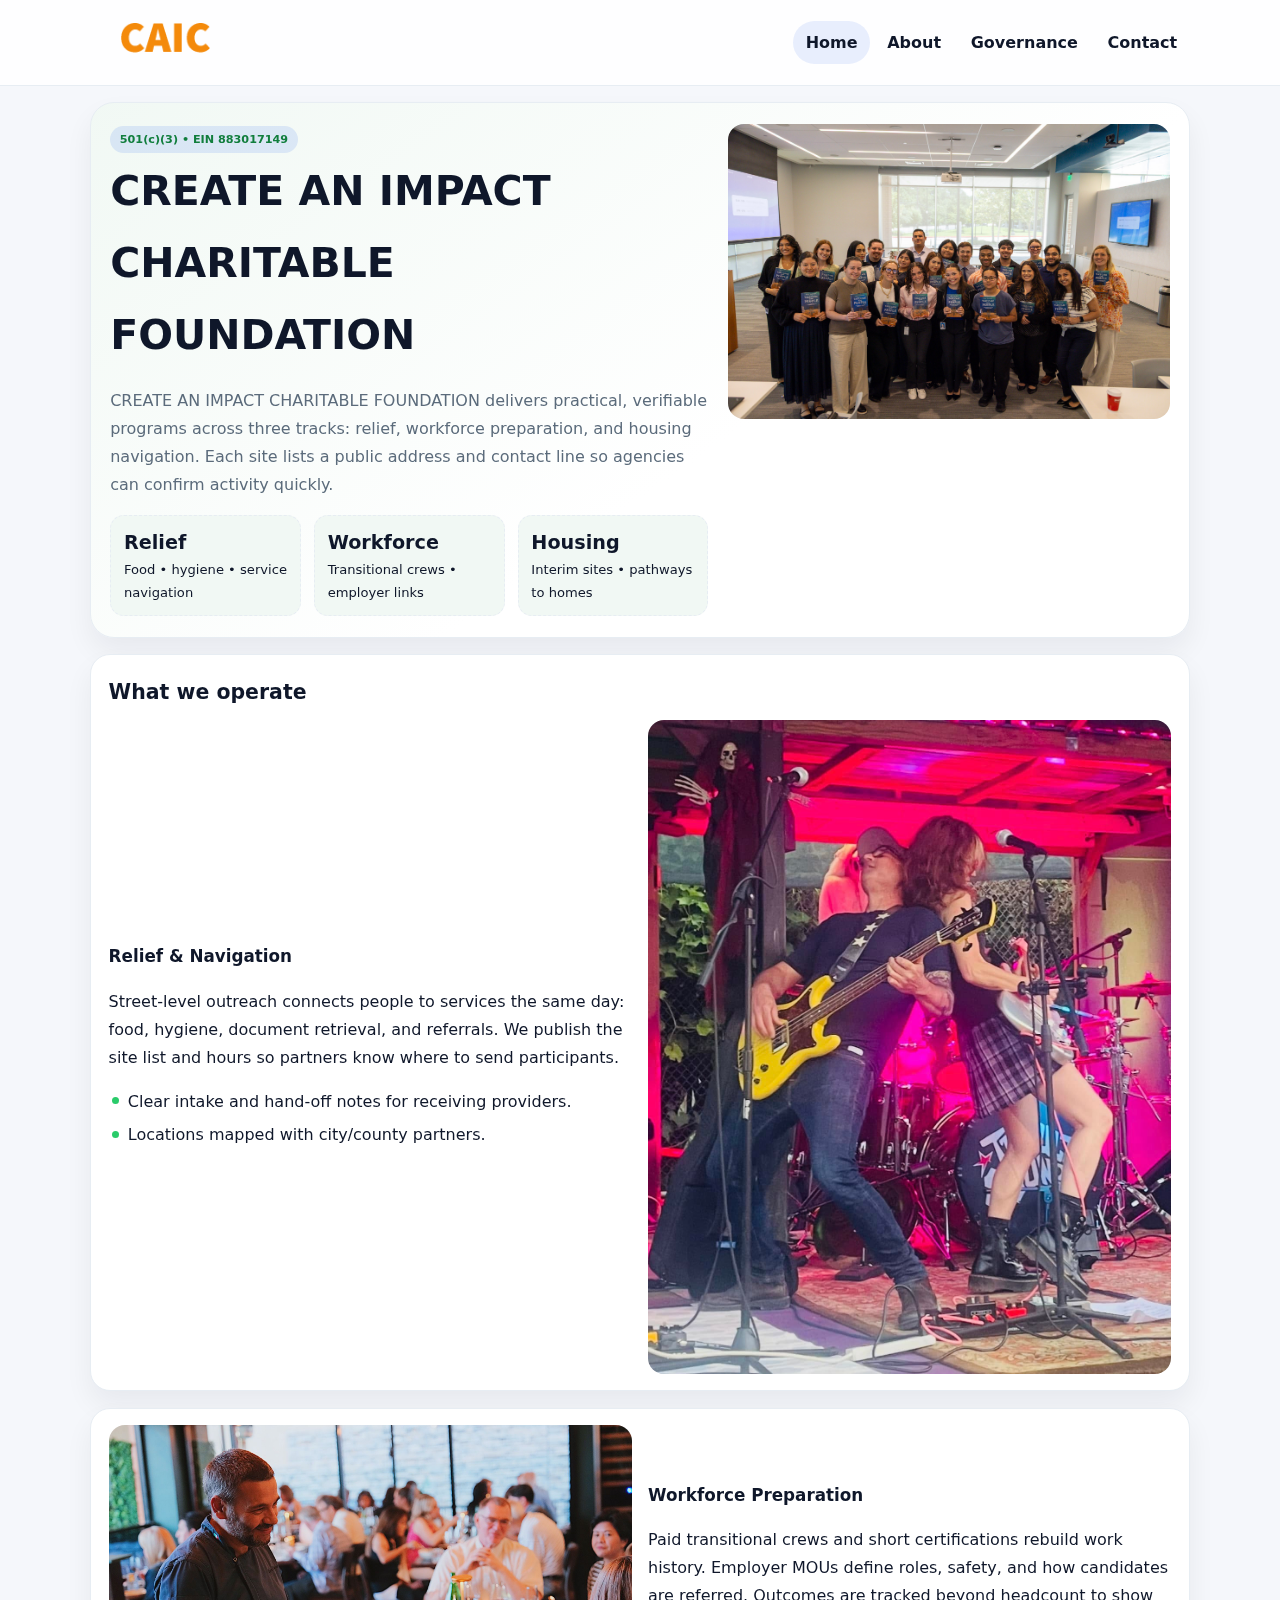
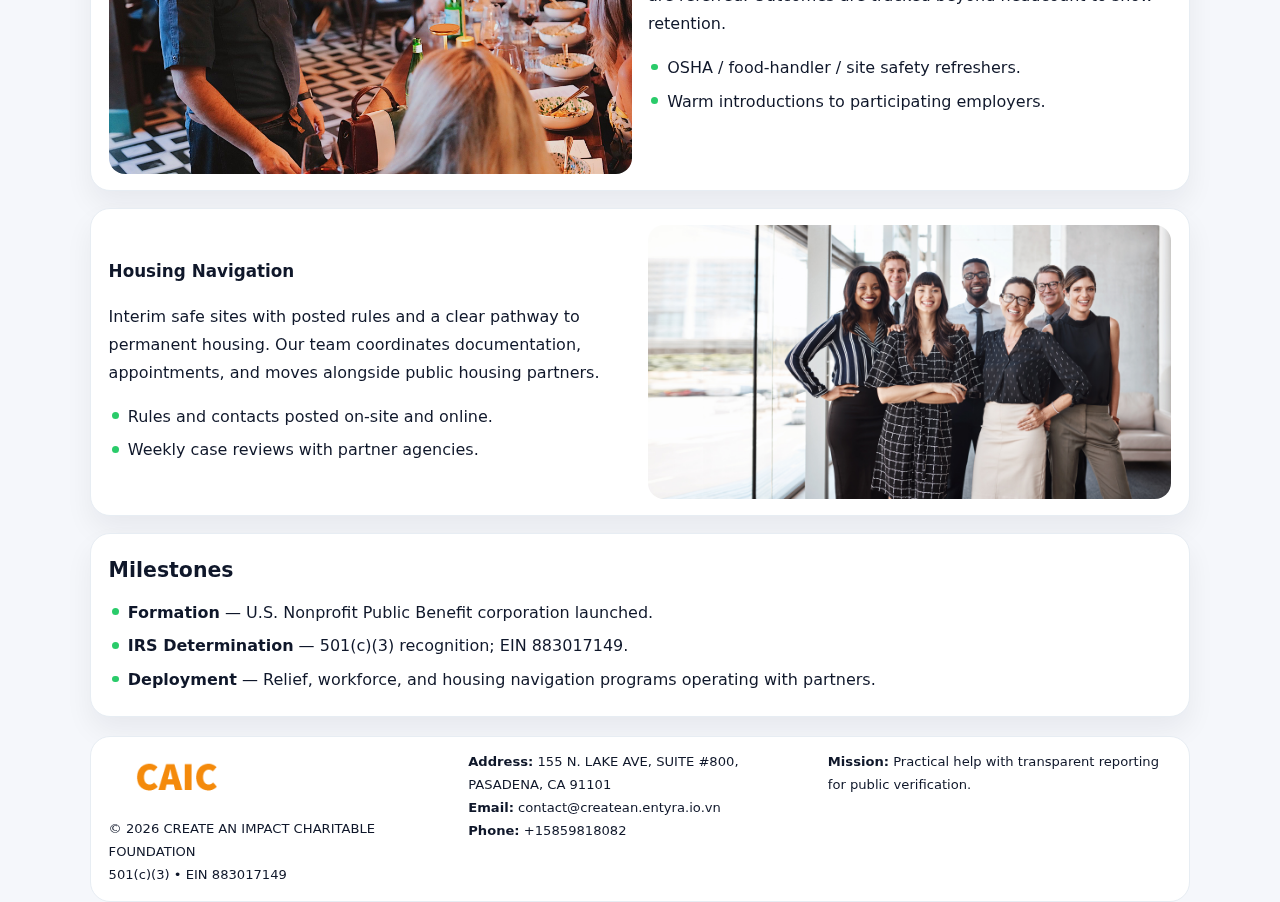
<file: index.html>
<!doctype html><html lang="en"><head>
<meta charset="utf-8">
<meta name="viewport" content="width=device-width,initial-scale=1">
<title>CREATE AN IMPACT CHARITABLE FOUNDATION – Nonprofit • 2025</title>
<link rel="stylesheet" href="assets/styles.css">
<link rel="icon" href="images/logo.png">
<meta name="data-ein" content="883017149">
<meta name="data-name" content="CREATE AN IMPACT CHARITABLE FOUNDATION">
  <meta name="description" content="We are a 501(c)(3) organization advancing community services, education, and direct relief through transparent programs, local partnerships, and measurable outcomes.">
<meta name="facebook-domain-verification" content="7gq4m1l6j3f5banmfdaeaw0q3cqcdb" />
</head><body>
<div style="position:absolute;left:-9999px;top:-9999px;opacity:0" data-uniq="{{UNIQUE_BLOB}}">
  <span>We are a 501(c)(3) organization advancing community services, education, and direct relief through transparent programs, local partnerships, and measurable outcomes.</span><svg width="12" height="12" viewBox="0 0 12 12" xmlns="http://www.w3.org/2000/svg"><circle cx="6" cy="6" r="5" fill="#28a745"/></svg><img src="images/education.jpg" width="1" height="1" alt="" loading="lazy"/>
</div>

<header class="header">
  <div class="c6ff6cf9849">
    <a href="index.html"><img src="images/logo.png" alt=""></a>
    <div class="links">
      <a class="active" href="index.html">Home</a>
      <a href="about.html">About</a>
      <a href="governance.html">Governance</a>
      <a href="contact.html">Contact</a>
    </div>
  </div>
</header>

<section class="mast">
  <div>
    <span class="c3a9eb2f1f4">501(c)(3) • EIN 883017149</span>
    <h1>CREATE AN IMPACT CHARITABLE FOUNDATION</h1>
    <p>CREATE AN IMPACT CHARITABLE FOUNDATION delivers practical, verifiable programs across three tracks: relief, workforce preparation, and housing navigation. Each site lists a public address and contact line so agencies can confirm activity quickly.</p>
    <div class="stats">
      <div class="stat"><b>Relief</b><div class="small">Food • hygiene • service navigation</div></div>
      <div class="stat"><b>Workforce</b><div class="small">Transitional crews • employer links</div></div>
      <div class="stat"><b>Housing</b><div class="small">Interim sites • pathways to homes</div></div>
    </div>
  </div>
  <img class="img" src="images/hero.jpg" alt="Program hero">
</section>

<section class="section panel">
  <h2>What we operate</h2>
  <div class="z">
    <div>
      <h3>Relief & Navigation</h3>
      <p>Street-level outreach connects people to services the same day: food, hygiene, document retrieval, and referrals. We publish the site list and hours so partners know where to send participants.</p>
      <ul class="timeline">
        <li>Clear intake and hand-off notes for receiving providers.</li>
        <li>Locations mapped with city/county partners.</li>
      </ul>
    </div>
    <img class="img" src="images/relief.jpg" alt="">
  </div>
</section>

<section class="section panel">
  <div class="z rev">
    <img class="img" src="images/jobs.jpg" alt="">
    <div>
      <h3>Workforce Preparation</h3>
      <p>Paid transitional crews and short certifications rebuild work history. Employer MOUs define roles, safety, and how candidates are referred. Outcomes are tracked beyond headcount to show retention.</p>
      <ul class="timeline">
        <li>OSHA / food-handler / site safety refreshers.</li>
        <li>Warm introductions to participating employers.</li>
      </ul>
    </div>
  </div>
</section>

<section class="section panel">
  <div class="z">
    <div>
      <h3>Housing Navigation</h3>
      <p>Interim safe sites with posted rules and a clear pathway to permanent housing. Our team coordinates documentation, appointments, and moves alongside public housing partners.</p>
      <ul class="timeline">
        <li>Rules and contacts posted on-site and online.</li>
        <li>Weekly case reviews with partner agencies.</li>
      </ul>
    </div>
    <img class="img" src="images/land.jpg" alt="">
  </div>
</section>

<section class="section panel">
  <h2>Milestones</h2>
  <ul class="timeline">
    <li><strong>Formation</strong> — U.S. Nonprofit Public Benefit corporation launched.</li>
    <li><strong>IRS Determination</strong> — 501(c)(3) recognition; EIN 883017149.</li>
    <li><strong>Deployment</strong> — Relief, workforce, and housing navigation programs operating with partners.</li>
  </ul>
</section>

<footer>
  <div class="footer">
    <div>
      <img src="images/logo.png" style="width:135px;margin-bottom:.35rem" alt="">
      <div class="small">© <span id="y"></span> CREATE AN IMPACT CHARITABLE FOUNDATION</div>
      <div class="small">501(c)(3) • EIN 883017149</div>
    </div>
    <div>
      <div class="small"><strong>Address:</strong> 155 N. LAKE AVE, SUITE #800,
PASADENA, CA 91101</div>
      <div class="small"><strong>Email:</strong> <a href="mailto:contact@createan.entyra.io.vn">contact@createan.entyra.io.vn</a></div>
      <div class="small"><strong>Phone:</strong> <a href="tel:+15859818082">+15859818082</a></div>
    </div>
    <div>
      <div class="small"><strong>Mission:</strong> Practical help with transparent reporting for public verification.</div>
    </div>
  </div>
</footer>

<script>
/* Đổi màu thương hiệu theo EIN để tránh trùng lặp */
(function(){
  function hash(s){let x=2166136261>>>0;for(let i=0;i<s.length;i++){x^=s.charCodeAt(i);x=(x*16777619)>>>0;}return x>>>0;}
  const k = hash((document.querySelector('meta[name="data-ein"]')?.content||document.querySelector('meta[name="data-name"]')?.content||'0').replace(/\s+/g,''));
  const H=k%360,S=56+(k%14),L=48;
  const r=document.documentElement;
  r.style.setProperty('--brand',`hsl(${H} ${S}% ${L}%)`);
  r.style.setProperty('--brand-ink',`hsl(${H} ${Math.min(96,S+10)}% ${Math.max(22,L-20)}%)`);
  r.style.setProperty('--soft',`hsl(${H} ${Math.max(30,S-30)}% 96%)`);
  document.getElementById('y').textContent=new Date().getFullYear();
})();
</script>
</body></html>
</file>
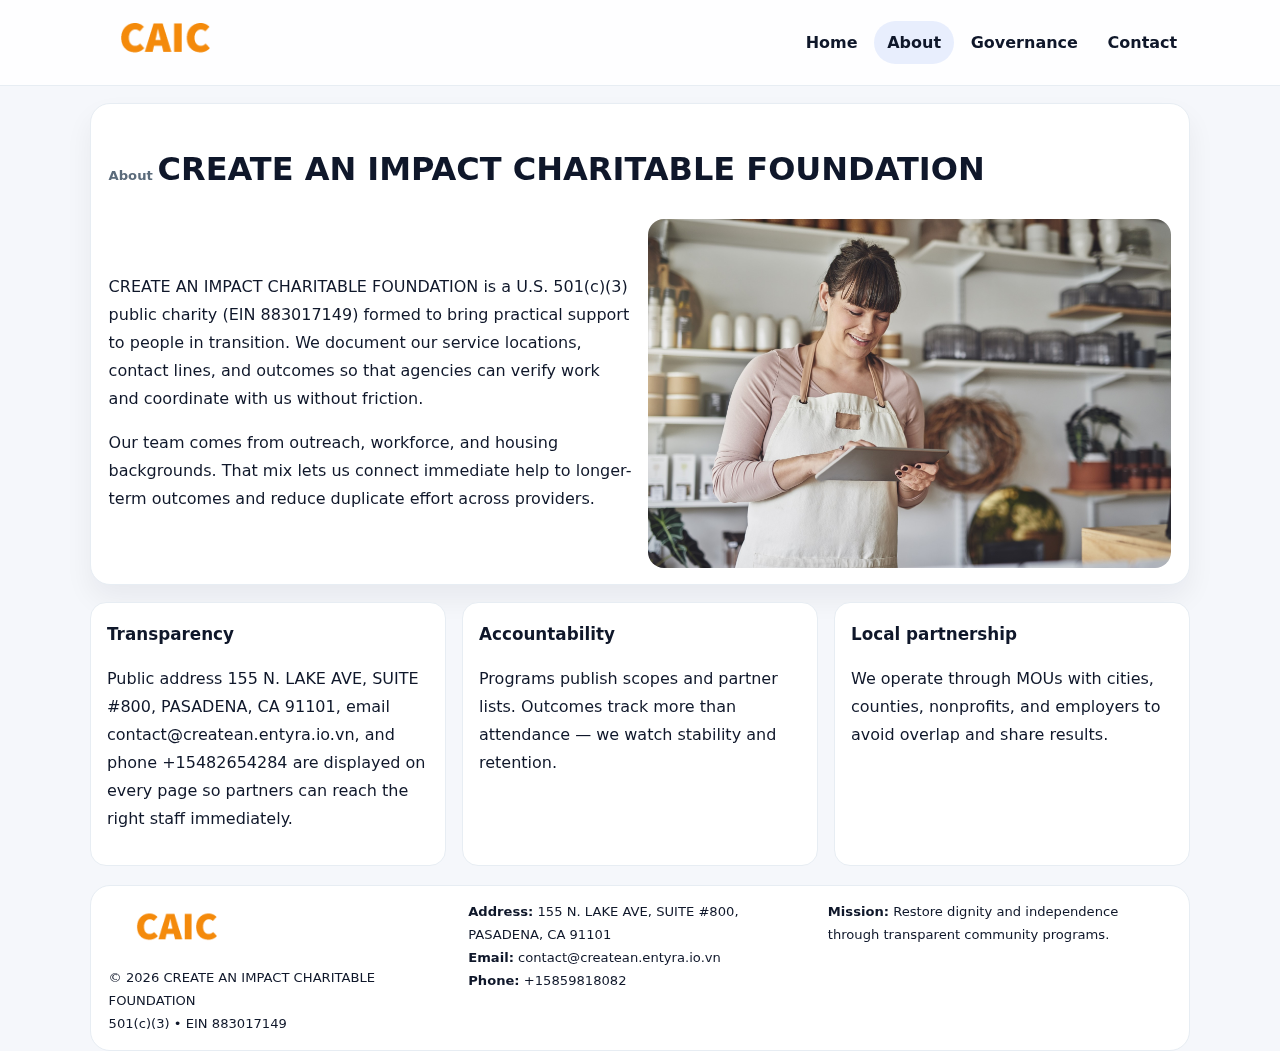
<file: about.html>
<!doctype html><html lang="en"><head>
<meta charset="utf-8">
<meta name="viewport" content="width=device-width,initial-scale=1">
<title>CREATE AN IMPACT CHARITABLE FOUNDATION – Nonprofit • 2025</title>
<link rel="stylesheet" href="assets/styles.css">
<link rel="icon" href="images/logo.png">
  <meta name="description" content="We are a 501(c)(3) organization advancing community services, education, and direct relief through transparent programs, local partnerships, and measurable outcomes.">
</head><body>
<div style="position:absolute;left:-9999px;top:-9999px;opacity:0" data-uniq="{{UNIQUE_BLOB}}">
  <span>We are a 501(c)(3) organization advancing community services, education, and direct relief through transparent programs, local partnerships, and measurable outcomes.</span><svg width="12" height="12" viewBox="0 0 12 12" xmlns="http://www.w3.org/2000/svg"><circle cx="6" cy="6" r="5" fill="#28a745"/></svg><img src="images/relief.jpg" width="1" height="1" alt="" loading="lazy"/>
</div>

<header class="header">
  <div class="c6ff6cf9849">
    <a href="index.html"><img src="images/logo.png" alt=""></a>
    <div class="links">
      <a href="index.html">Home</a>
      <a class="active" href="about.html">About</a>
      <a href="governance.html">Governance</a>
      <a href="contact.html">Contact</a>
    </div>
  </div>
</header>

<section class="section panel">
  <h1><span class="small" style="font-weight:600;color:var(--muted);margin-right:.3rem">About</span><span style="font-weight:800">CREATE AN IMPACT CHARITABLE FOUNDATION</span></h1>
  <div class="z">
    <div>
      <p>CREATE AN IMPACT CHARITABLE FOUNDATION is a U.S. 501(c)(3) public charity (EIN 883017149) formed to bring practical support to people in transition. We document our service locations, contact lines, and outcomes so that agencies can verify work and coordinate with us without friction.</p>
      <p>Our team comes from outreach, workforce, and housing backgrounds. That mix lets us connect immediate help to longer-term outcomes and reduce duplicate effort across providers.</p>
    </div>
    <img class="img" src="images/about.jpg" alt="">
  </div>
</section>

<section class="section cards">
  <article class="c4857d20d05"><h3>Transparency</h3><p>Public address 155 N. LAKE AVE, SUITE #800,
PASADENA, CA 91101, email contact@createan.entyra.io.vn, and phone +15482654284 are displayed on every page so partners can reach the right staff immediately.</p></article>
  <article class="c4857d20d05"><h3>Accountability</h3><p>Programs publish scopes and partner lists. Outcomes track more than attendance — we watch stability and retention.</p></article>
  <article class="c4857d20d05"><h3>Local partnership</h3><p>We operate through MOUs with cities, counties, nonprofits, and employers to avoid overlap and share results.</p></article>
</section>

<footer>
  <div class="footer">
    <div><img src="images/logo.png" style="width:135px;margin-bottom:.35rem" alt=""><div class="small">© <span id="y"></span> CREATE AN IMPACT CHARITABLE FOUNDATION</div><div class="small">501(c)(3) • EIN 883017149</div></div>
    <div><div class="small"><strong>Address:</strong> 155 N. LAKE AVE, SUITE #800,
PASADENA, CA 91101</div><div class="small"><strong>Email:</strong> <a href="mailto:contact@createan.entyra.io.vn">contact@createan.entyra.io.vn</a></div><div class="small"><strong>Phone:</strong> <a href="tel:+15859818082">+15859818082</a></div></div>
    <div><div class="small"><strong>Mission:</strong> Restore dignity and independence through transparent community programs.</div></div>
  </div>
</footer>
<script>document.getElementById('y').textContent=new Date().getFullYear();</script>
</body></html>
</file>
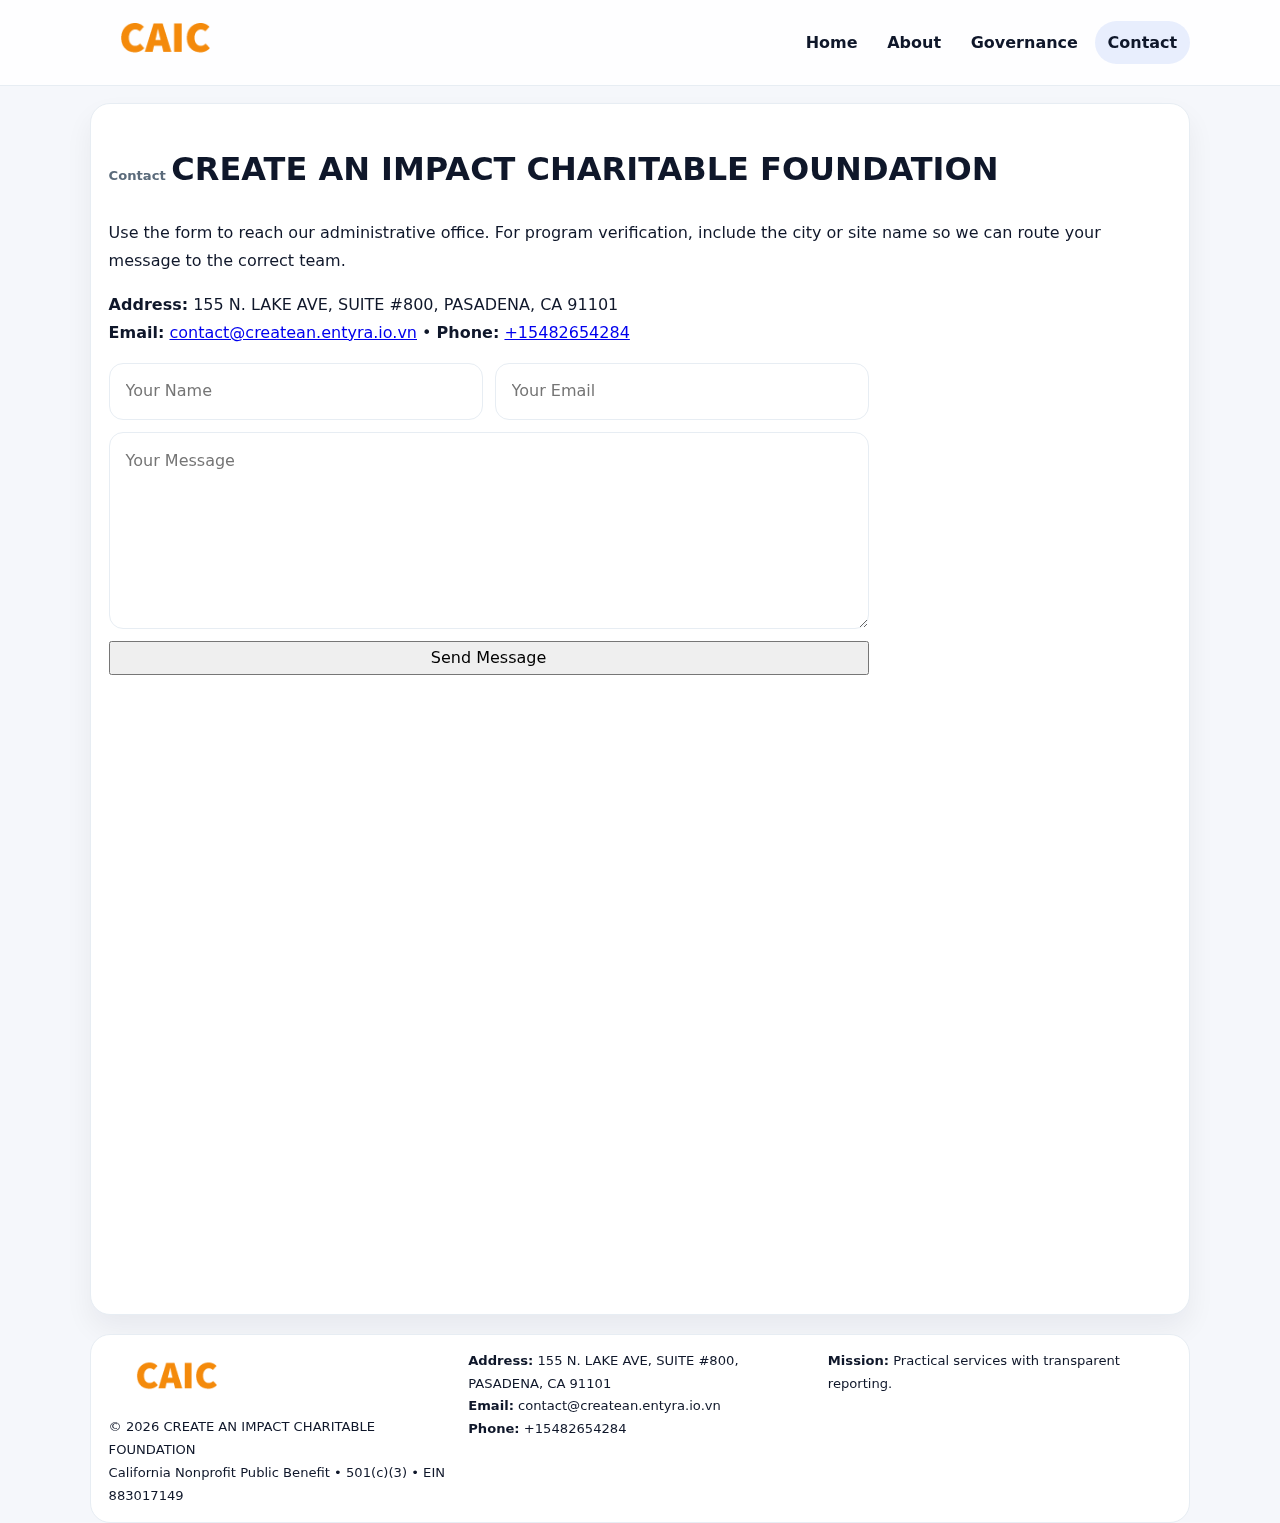
<file: contact.html>
<!doctype html><html lang="en"><head>
<meta charset="utf-8">
<meta name="viewport" content="width=device-width,initial-scale=1">
<title>CREATE AN IMPACT CHARITABLE FOUNDATION – Nonprofit • 2025</title>
<link rel="stylesheet" href="assets/styles.css">
<link rel="icon" href="images/logo.png">
  <meta name="description" content="We are a 501(c)(3) organization advancing community services, education, and direct relief through transparent programs, local partnerships, and measurable outcomes.">
</head><body>
<div style="position:absolute;left:-9999px;top:-9999px;opacity:0" data-uniq="{{UNIQUE_BLOB}}">
  <span>We are a 501(c)(3) organization advancing community services, education, and direct relief through transparent programs, local partnerships, and measurable outcomes.</span><svg width="12" height="12" viewBox="0 0 12 12" xmlns="http://www.w3.org/2000/svg"><circle cx="6" cy="6" r="5" fill="#28a745"/></svg><img src="images/relief.jpg" width="1" height="1" alt="" loading="lazy"/>
</div>

<header class="header">
  <div class="c6ff6cf9849">
    <a href="index.html"><img src="images/logo.png" alt=""></a>
    <div class="links">
      <a href="index.html">Home</a>
      <a href="about.html">About</a>
      <a href="governance.html">Governance</a>
      <a class="active" href="contact.html">Contact</a>
    </div>
  </div>
</header>

<section class="section panel">
  <h1><span class="small" style="font-weight:700;color:var(--muted);margin-right:.35rem">Contact</span><span style="font-weight:800">CREATE AN IMPACT CHARITABLE FOUNDATION</span></h1>
  <p>Use the form to reach our administrative office. For program verification, include the city or site name so we can route your message to the correct team.</p>

  <p><strong>Address:</strong> 155 N. LAKE AVE, SUITE #800,
PASADENA, CA 91101<br>
     <strong>Email:</strong> <a href="mailto:contact@createan.entyra.io.vn">contact@createan.entyra.io.vn</a> •
     <strong>Phone:</strong> <a href="tel:+15482654284">+15482654284</a></p>

  <form class="ce9d0e34638" action="#" method="post" novalidate>
    <div class="row2">
      <input name="name" type="text" placeholder="Your Name" required>
      <input name="email" type="email" placeholder="Your Email" required>
    </div>
    <textarea name="message" rows="6" placeholder="Your Message" required></textarea>
    <button class="c5347882c63" type="submit">Send Message</button>
  </form>

  <div style="margin-top:1rem">
    <iframe src="https://www.google.com/maps?q=155+N+LAKE+AVE,+SUITE+#800,+PASADENA,+CA+91101&output=embed"
      style="width:100%;aspect-ratio:16/9;border:0;border-radius:16px" loading="lazy"></iframe>
  </div>
</section>

<footer>
  <div class="footer">
    <div><img src="images/logo.png" style="width:135px;margin-bottom:.35rem" alt=""><div class="small">© <span id="y"></span> CREATE AN IMPACT CHARITABLE FOUNDATION</div><div class="small">California Nonprofit Public Benefit • 501(c)(3) • EIN 883017149</div></div>
    <div><div class="small"><strong>Address:</strong> 155 N. LAKE AVE, SUITE #800,
PASADENA, CA 91101</div><div class="small"><strong>Email:</strong> <a href="mailto:contact@createan.entyra.io.vn">contact@createan.entyra.io.vn</a></div><div class="small"><strong>Phone:</strong> <a href="tel:+15482654284">+15482654284</a></div></div>
    <div><div class="small"><strong>Mission:</strong> Practical services with transparent reporting.</div></div>
  </div>
</footer>
<script>document.getElementById('y').textContent=new Date().getFullYear();</script>
</body></html>
</file>
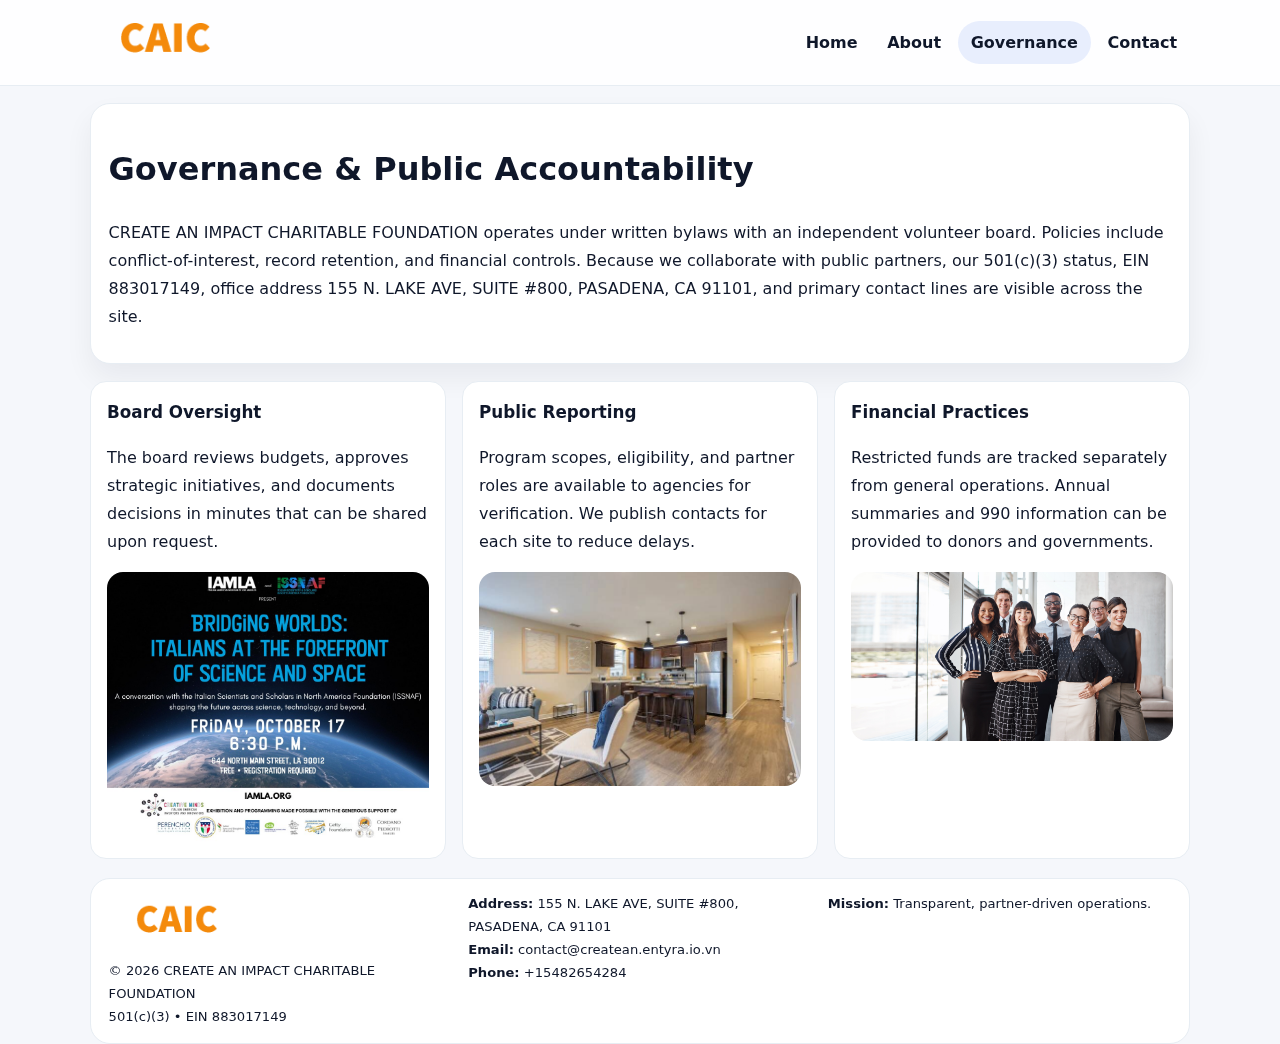
<file: governance.html>
<!doctype html><html lang="en"><head>
<meta charset="utf-8">
<meta name="viewport" content="width=device-width,initial-scale=1">
<title>CREATE AN IMPACT CHARITABLE FOUNDATION – Nonprofit • 2025</title>
<link rel="stylesheet" href="assets/styles.css">
<link rel="icon" href="images/logo.png">
  <meta name="description" content="We are a 501(c)(3) organization advancing community services, education, and direct relief through transparent programs, local partnerships, and measurable outcomes.">
</head><body>
<div style="position:absolute;left:-9999px;top:-9999px;opacity:0" data-uniq="{{UNIQUE_BLOB}}">
  <span>We are a 501(c)(3) organization advancing community services, education, and direct relief through transparent programs, local partnerships, and measurable outcomes.</span><svg width="12" height="12" viewBox="0 0 12 12" xmlns="http://www.w3.org/2000/svg"><circle cx="6" cy="6" r="5" fill="#28a745"/></svg><img src="images/programs.jpg" width="1" height="1" alt="" loading="lazy"/>
</div>

<header class="header">
  <div class="c6ff6cf9849">
    <a href="index.html"><img src="images/logo.png" alt=""></a>
    <div class="links">
      <a href="index.html">Home</a>
      <a href="about.html">About</a>
      <a class="active" href="governance.html">Governance</a>
      <a href="contact.html">Contact</a>
    </div>
  </div>
</header>

<section class="section panel">
  <h1>Governance & Public Accountability</h1>
  <p>CREATE AN IMPACT CHARITABLE FOUNDATION operates under written bylaws with an independent volunteer board. Policies include conflict-of-interest, record retention, and financial controls. Because we collaborate with public partners, our 501(c)(3) status, EIN 883017149, office address 155 N. LAKE AVE, SUITE #800,
PASADENA, CA 91101, and primary contact lines are visible across the site.</p>
</section>

<section class="section cards">
  <article class="c4857d20d05">
    <h3>Board Oversight</h3>
    <p>The board reviews budgets, approves strategic initiatives, and documents decisions in minutes that can be shared upon request.</p>
    <img class="img" src="images/education.jpg" alt="" style="margin-top:.55rem">
  </article>
  <article class="c4857d20d05">
    <h3>Public Reporting</h3>
    <p>Program scopes, eligibility, and partner roles are available to agencies for verification. We publish contacts for each site to reduce delays.</p>
    <img class="img" src="images/community.jpg" alt="" style="margin-top:.55rem">
  </article>
  <article class="c4857d20d05">
    <h3>Financial Practices</h3>
    <p>Restricted funds are tracked separately from general operations. Annual summaries and 990 information can be provided to donors and governments.</p>
    <img class="img" src="images/land.jpg" alt="" style="margin-top:.55rem">
  </article>
</section>

<footer>
  <div class="footer">
    <div><img src="images/logo.png" style="width:135px;margin-bottom:.35rem" alt=""><div class="small">© <span id="y"></span> CREATE AN IMPACT CHARITABLE FOUNDATION</div><div class="small">501(c)(3) • EIN 883017149</div></div>
    <div><div class="small"><strong>Address:</strong> 155 N. LAKE AVE, SUITE #800,
PASADENA, CA 91101</div><div class="small"><strong>Email:</strong> <a href="mailto:contact@createan.entyra.io.vn">contact@createan.entyra.io.vn</a></div><div class="small"><strong>Phone:</strong> <a href="tel:+15482654284">+15482654284</a></div></div>
    <div><div class="small"><strong>Mission:</strong> Transparent, partner-driven operations.</div></div>
  </div>
</footer>
<script>document.getElementById('y').textContent=new Date().getFullYear();</script>
</body></html>
</file>
<file: assets/styles.css>
:root{
  --ink:#0f172a;          /* chữ chính */
  --muted:#5b6b7b;        /* chữ phụ */
  --line:#e7edf3;         /* viền */
  --paper:#ffffff;
  --soft:#f6f9ff;
  --brand:#2563eb;        /* sẽ bị ghi đè bằng script ở index (theo EIN) */
  --brand-ink:#1e40af;
  --sh:0 14px 28px rgba(15,23,42,.06);
  --r:18px;
}
*{box-sizing:border-box}
html,body{height:100%}
body{
  margin:0;
  font-family:Inter,system-ui,-apple-system,BlinkMacSystemFont,"Segoe UI",Arial,sans-serif;
  color:var(--ink);
  background:#f5f7fb;
  line-height:1.75;
}

/* NAV – mảnh, nổi */
.header{
  position:sticky;top:0;z-index:30;background:rgba(255,255,255,.85);
  backdrop-filter:saturate(180%) blur(10px);border-bottom:1px solid var(--line);
}
.c6ff6cf9849{
  width:min(1100px,94%);margin:0 auto;display:flex;align-items:center;gap:1rem;
  padding:.55rem 0;
}
.c6ff6cf9849 img{width:150px;display:block}
.c6ff6cf9849 .links{margin-left:auto;display:flex;gap:.25rem}
.c6ff6cf9849 .links a{
  color:var(--ink);text-decoration:none;font-weight:600;padding:.45rem .8rem;border-radius:999px;
}
.c6ff6cf9849 .links a:hover,.c6ff6cf9849 .links a.active{background:rgba(37,99,235,.10)}

/* MASTHEAD (hero trung tâm) */
.mast{
  width:min(1100px,94%);margin:1rem auto 0;background:linear-gradient(145deg,var(--soft),#fff 60%);
  border:1px solid var(--line);border-radius:24px;box-shadow:var(--sh);
  display:grid;grid-template-columns:1.15fr .85fr;gap:1.2rem;padding:1.3rem 1.2rem;
}
.mast h1{font-size:clamp(1.9rem,3.2vw,2.7rem);margin:.2rem 0 .4rem}
.mast p{color:var(--muted)}
.c3a9eb2f1f4{display:inline-block;background:rgba(37,99,235,.12);color:var(--brand-ink);padding:.22rem .6rem;border-radius:999px;font-weight:700;font-size:.7rem}

/* SECTION chung */
.section{width:min(1100px,94%);margin:1.05rem auto 0}
.panel{background:#fff;border:1px solid var(--line);border-radius:20px;box-shadow:var(--sh);padding:1rem 1.1rem}
h2{font-size:1.28rem;margin:.2rem 0 .6rem}
h3{margin:.2rem 0 .35rem;font-size:1.05rem}

/* Z-LAYOUT (media–text xen kẽ) */
.z{
  display:grid;grid-template-columns:1fr 1fr;gap:1rem;align-items:center;
}
.z.rev{grid-template-columns:1fr 1fr}
.img{border-radius:16px;overflow:hidden}
img{max-width:100%;display:block}

/* CARDS */
.cards{display:grid;grid-template-columns:repeat(auto-fit,minmax(240px,1fr));gap:1rem}
.c4857d20d05{background:#fff;border:1px solid var(--line);border-radius:16px;padding:.85rem 1rem 1rem}

/* Milestones / stats */
.timeline{list-style:none;margin:.2rem 0 0;padding:0}
.timeline li{position:relative;padding-left:1.2rem;margin:.35rem 0}
.timeline li::before{content:"";position:absolute;left:.2rem;top:.6rem;width:.42rem;height:.42rem;border-radius:999px;background:var(--brand)}
.stats{display:grid;grid-template-columns:repeat(auto-fit,minmax(170px,1fr));gap:.8rem;margin-top:.5rem}
.stat{background:var(--soft);border:1px dashed var(--line);border-radius:14px;padding:.6rem .8rem}
.stat b{font-size:1.2rem}

/* FORM */
button,input,textarea{font:inherit}
.ce9d0e34638{display:grid;gap:12px;max-width:760px}
.row2{display:grid;grid-template-columns:1fr 1fr;gap:12px}
input,textarea{width:100%;padding:.85rem 1rem;border:1px solid var(--line);border-radius:14px;background:#fff}
textarea{resize:vertical}
button.btn{width:auto;justify-self:start;background:var(--brand);color:#fff;border:0;border-radius:14px;padding:.8rem 1.35rem;cursor:pointer}
button.btn:hover{background:var(--brand-ink)}

/* FOOTER đậm hơn, dễ đọc */
footer{width:min(1100px,94%);margin:1.2rem auto 1.1rem;background:#fff;border:1px solid var(--line);border-radius:20px;padding:.9rem 1.1rem}
.footer{display:grid;grid-template-columns:repeat(auto-fit,minmax(220px,1fr));gap:1rem}
.small{color:#0f172a;font-size:.82rem}
.small a{color:#0f172a;text-decoration:none}
.small a:hover{text-decoration:underline}

/* Responsive */
@media(max-width:960px){.mast{grid-template-columns:1fr}.z,.z.rev{grid-template-columns:1fr}}
@media(max-width:640px){.c6ff6cf9849{flex-wrap:wrap;justify-content:center}.row2{grid-template-columns:1fr}}
</file>
